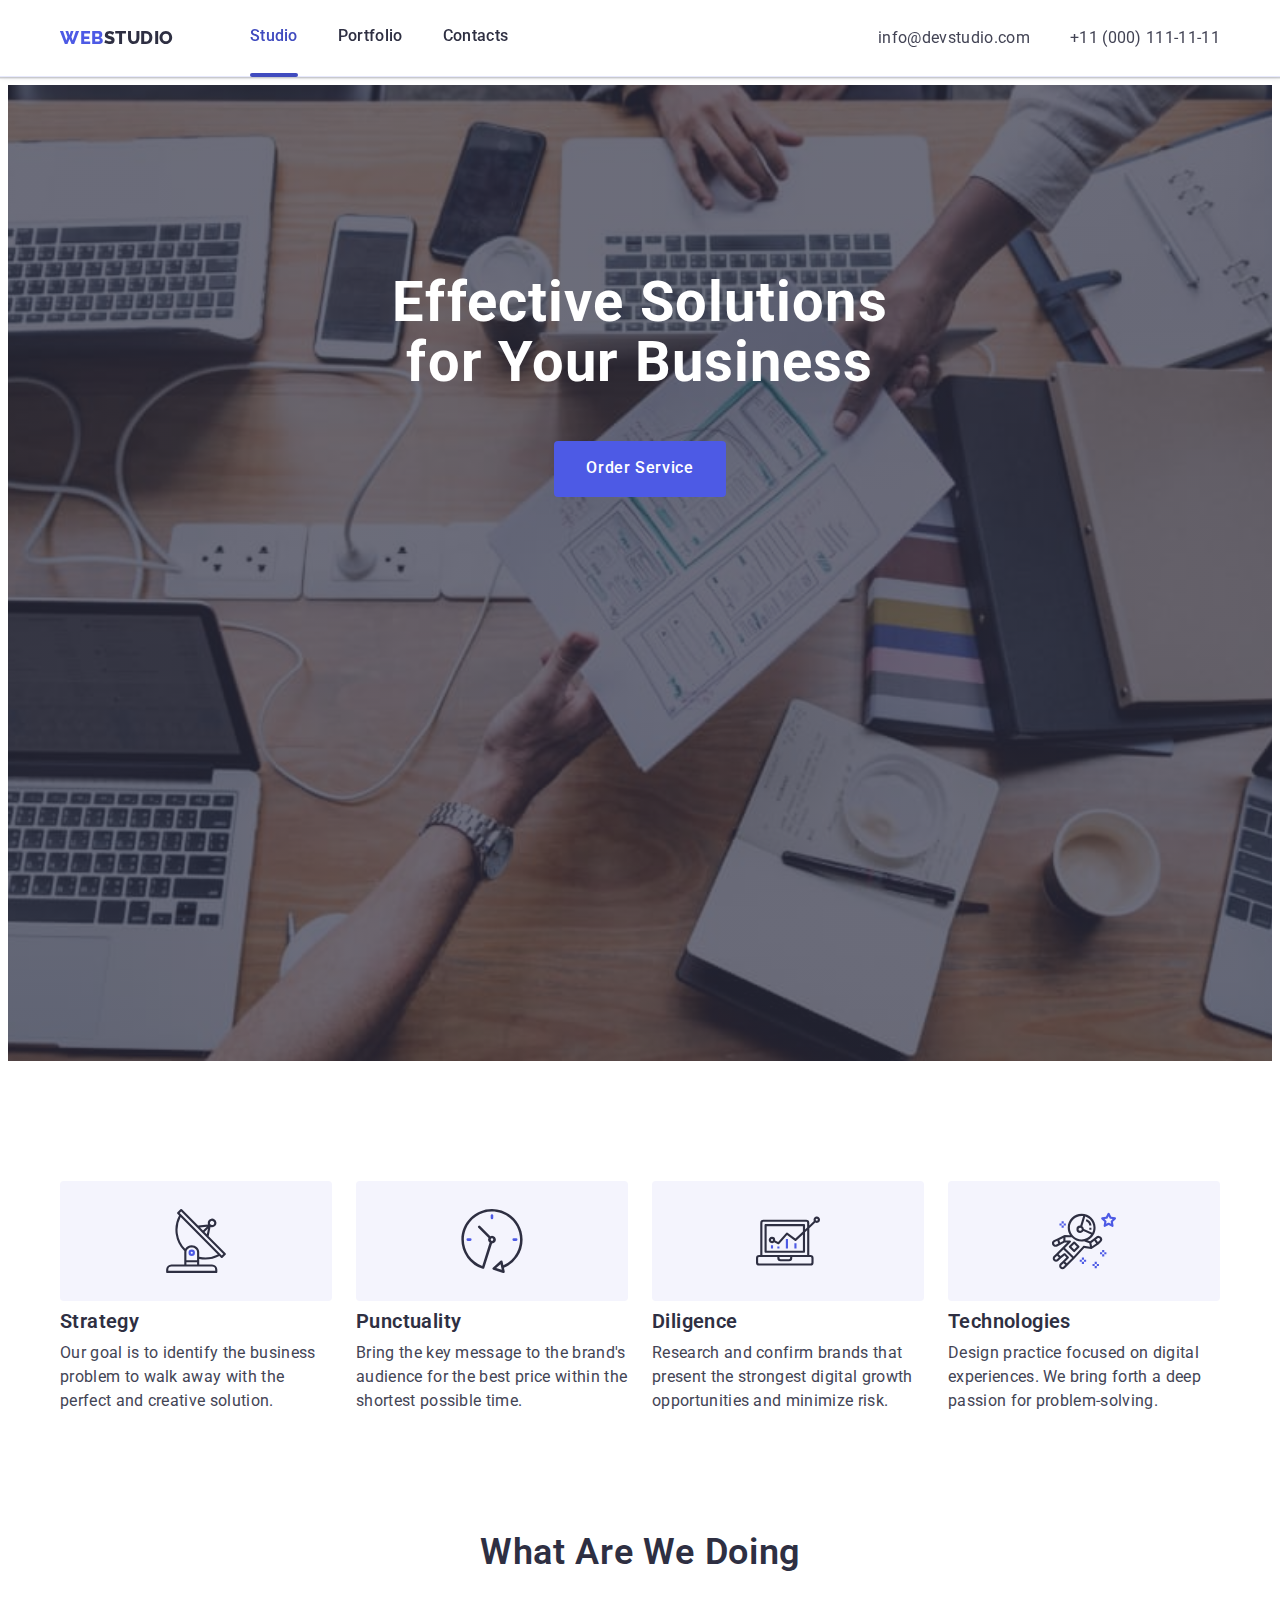
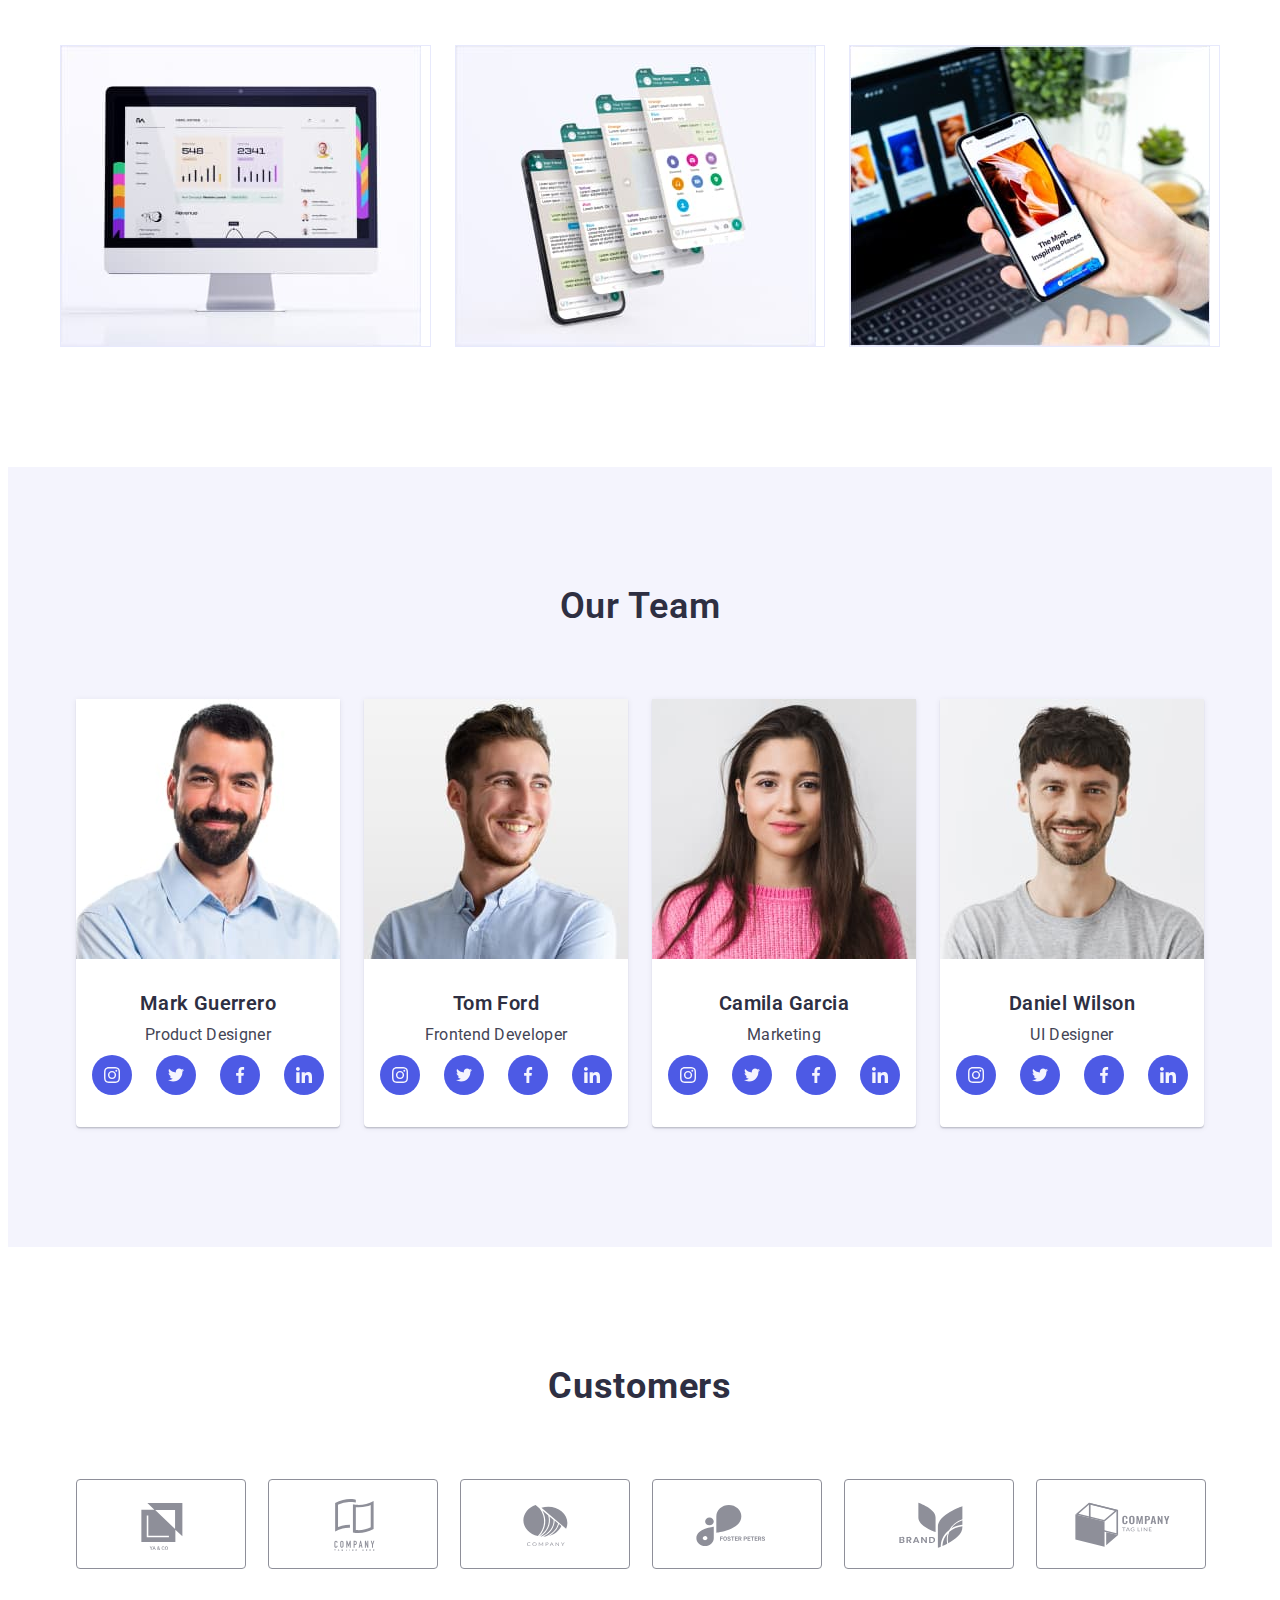
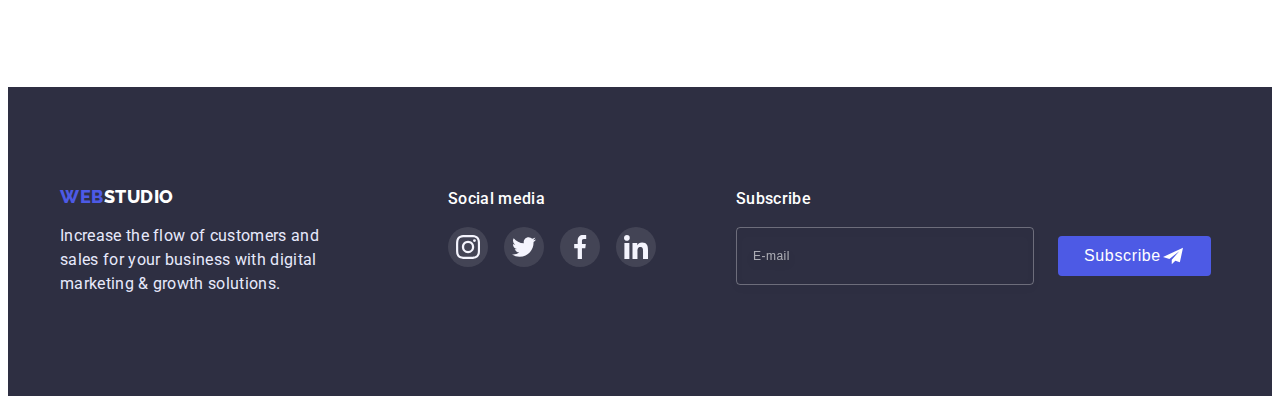
<file: index.html>
<!DOCTYPE html>
<html lang="en">
  <head>
    <meta charset="UTF-8" />
    <meta http-equiv="X-UA-Compatible" content="IE=edge" />
    <meta name="viewport" content="width=device-width, initial-scale=1.0" />
    <title>Web Studio</title>
    <link rel="preconnect" href="https://fonts.googleapis.com" />
    <link rel="preconnect" href="https://fonts.gstatic.com" crossorigin />
    <link
      href="https://fonts.googleapis.com/css2?family=Raleway:wght@800&family=Roboto:wght@400;500;700;900&display=swap"
      rel="stylesheet"
    />
    <link
      rel="stylesheet"
      href="https://cdnjs.cloudflare.com/ajax/libs/modern-normalize/1.1.0/modern-normalize.min.css"
      integrity="sha512-wpPYUAdjBVSE4KJnH1VR1HeZfpl1ub8YT/NKx4PuQ5NmX2tKuGu6U/JRp5y+Y8XG2tV+wKQpNHVUX03MfMFn9Q=="
      crossorigin="anonymous"
      referrerpolicy="no-referrer"
    />
    <link rel="stylesheet" href="./css/styles.css" />
  </head>

  <body>
    <!-- Header -->
    <header class="header">
      <div class="container">
        <nav class="header-navigation">
          <a class="header-logo link" href="./index.html"
            >web<span class="logo-studio">studio</span>
          </a>
          <ul class="header-list list">
            <li class="header-item">
              <a class="header-link link current" href="./index.html">Studio</a>
            </li>
            <li class="header-item">
              <a class="header-link link" href="./portfolio.html">Portfolio</a>
            </li>
            <li class="header-item">
              <a class="header-link link" href="">Contacts</a>
            </li>
          </ul>
        </nav>
        <button type="button" class="header-menu-open" data-menu-open>
          <svg class="header-menu-icon" width="32" height="22">
            <use href="./images/icons.svg#icon-burger"></use>
          </svg>
        </button>
        <address class="header-address">
          <ul class="header-contacts-list list">
            <li class="header-contacts-item">
              <a
                class="header-contacts-link link"
                href="mailto:info@devstudio.com"
                >info@devstudio.com</a
              >
            </li>
            <li class="header-contacts-item">
              <a class="header-contacts-link link" href="tel:+11(000)111-11-11"
                >+11 (000) 111-11-11</a
              >
            </li>
          </ul>
        </address>
      </div>
      <div class="header-mobile-menu" data-menu>
        <div class="mobile-menu-container">
          <button class="mobile-menu-close-btn" data-menu-close>
            <svg class="mobile-menu-close-icon" width="8" height="8">
              <use href="./images/icons.svg#icon-close"></use>
            </svg>
          </button>
          <ul class="mobile-menu-list list">
            <li class="mobile-menu-item">
              <a class="mobile-menu-link link current" href="./index.html"
                >Studio</a
              >
            </li>
            <li class="mobile-menu-item">
              <a class="mobile-menu-link link" href="./portfolio.html"
                >Portfolio</a
              >
            </li>
            <li class="mobile-menu-item">
              <a class="mobile-menu-link link" href="">Contacts</a>
            </li>
          </ul>

         <div class="mobile-menu-footer">
           <address class="mobile-menu-address">
            <ul class="mobile-address-list list">
              <li class="mobile-address-item">
                <a class="mobile-address-tel link" href="tel:+11(000)111-11-11"
                  >+11 (000) 111-11-11</a
                >
              </li>
              <li class="mobile-address-item">
                <a
                  class="mobile-address-mail link"
                  href="mailto:info@devstudio.com"
                  >info@devstudio.com</a
                >
              </li>
            </ul>
          </address>
          <ul class="mobile-soc-list list">
            <li class="mobile-soc-item">
              <a href="" class="mobile-soc-link">
                <svg class="mobile-soc-icon" width="24" height="24">
                  <use href="./images/icons.svg#icon-instagram"></use>
                </svg>
              </a>
            </li>
            <li class="mobile-soc-item">
              <a href="" class="mobile-soc-link">
                <svg class="mobile-soc-icon" width="24" height="24">
                  <use href="./images/icons.svg#icon-twitter"></use>
                </svg>
              </a>
            </li>
            <li class="mobile-soc-item">
              <a href="" class="mobile-soc-link">
                <svg class="mobile-soc-icon" width="24" height="24">
                  <use href="./images/icons.svg#icon-facebook"></use>
                </svg>
              </a>
            </li>
            <li class="mobile-soc-item">
              <a href="" class="mobile-soc-link">
                <svg class="mobile-soc-icon" width="24" height="24">
                  <use href="./images/icons.svg#icon-linkedin"></use>
                </svg>
              </a>
            </li>
          </ul>
         </div>
         
        </div>
      </div>
    </header>
    <!-- Main -->
    <main>
      <!-- Hero -->
      <section class="hero">
        <div class="container">
          <h1 class="hero-title">
            Effective solutions <span class="hero-title-for">for</span> your
            business
          </h1>
          <button data-modal-open type="button" class="hero-btn">
            Order Service
          </button>
        </div>
      </section>
      <!-- Section About -->
      <section class="about">
        <div class="container">
          <h2 class="about-title visually-hidden">About us</h2>
          <ul class="about-list list">
            <li class="about-item icon-antenna">
              <h3 class="about-item-title">Strategy</h3>
              <p class="about-text">
                Our goal is to identify the business problem to walk away with
                the perfect and creative solution.
              </p>
            </li>
            <li class="about-item icon-clock">
              <h3 class="about-item-title">Punctuality</h3>
              <p class="about-text">
                Bring the key message to the brand's audience for the best price
                within the shortest possible time.
              </p>
            </li>
            <li class="about-item icon-diagrama">
              <h3 class="about-item-title">Diligence</h3>
              <p class="about-text">
                Research and confirm brands that present the strongest digital
                growth opportunities and minimize risk.
              </p>
            </li>
            <li class="about-item icon-astronaut">
              <h3 class="about-item-title">Technologies</h3>
              <p class="about-text">
                Design practice focused on digital experiences. We bring forth a
                deep passion for problem-solving.
              </p>
            </li>
          </ul>
        </div>
      </section>
      <!-- Section Example -->
      <section class="example section">
        <div class="container">
          <h2 class="example-title">What are we doing</h2>
          <ul class="example-list list">
            <li class="example-item">
              <img
                srcset="./images/rectangle71@2x.jpg 2x"
                src="./images/rectangle71.jpg"
                alt="example"
                width="360"
              />
            </li>
            <li class="example-item">
              <img
                srcset="./images/rectangle72@2x.jpg 2x"
                src="./images/rectangle72.jpg"
                alt="example"
                width="360"
              />
            </li>
            <li class="example-item">
              <img
                srcset="./images/rectangle73@2x.jpg 2x"
                src="./images/rectangle73.jpg"
                alt="example"
                width="360"
              />
            </li>
          </ul>
        </div>
      </section>
      <!-- Section Team -->
      <section class="team section">
        <div class="container">
          <h2 class="team-title">Our Team</h2>
          <ul class="team-list list">
            <li class="team-item">
              <img
                srcset="./images/mark@2x.jpg 2x"
                src="./images/mark.jpg"
                alt="Mark Guerrero"
                width="264"
              />
              <div class="team-item-info">
                <h3 class="team-item-title">Mark Guerrero</h3>
                <p class="team-text">Product Designer</p>
                <ul class="team-soc-list list">
                  <li class="team-soc-item">
                    <a href="" class="team-soc-link link">
                      <svg class="team-soc-icon" width="16" height="16">
                        <use href="./images/icons.svg#icon-instagram"></use>
                      </svg>
                    </a>
                  </li>
                  <li class="team-soc-item">
                    <a href="" class="team-soc-link link">
                      <svg class="team-soc-icon" width="16" height="16">
                        <use href="./images/icons.svg#icon-twitter"></use>
                      </svg>
                    </a>
                  </li>
                  <li class="team-soc-item">
                    <a href="" class="team-soc-link link">
                      <svg class="team-soc-icon" width="16" height="16">
                        <use href="./images/icons.svg#icon-facebook"></use>
                      </svg>
                    </a>
                  </li>
                  <li class="team-soc-item">
                    <a href="" class="team-soc-link link">
                      <svg class="team-soc-icon" width="16" height="16">
                        <use href="./images/icons.svg#icon-linkedin"></use>
                      </svg>
                    </a>
                  </li>
                </ul>
              </div>
            </li>
            <li class="team-item">
              <img
                srcset="./images/tom@2x.jpg 2x"
                src="./images/tom.jpg"
                alt="Tom Ford"
                width="264"
              />
              <div class="team-item-info">
                <h3 class="team-item-title">Tom Ford</h3>
                <p class="team-text">Frontend Developer</p>
                <ul class="team-soc-list list">
                  <li class="team-soc-item">
                    <a href="" class="team-soc-link link">
                      <svg class="team-soc-icon" width="16" height="16">
                        <use href="./images/icons.svg#icon-instagram"></use>
                      </svg>
                    </a>
                  </li>
                  <li class="team-soc-item">
                    <a href="" class="team-soc-link link">
                      <svg class="team-soc-icon" width="16" height="16">
                        <use href="./images/icons.svg#icon-twitter"></use>
                      </svg>
                    </a>
                  </li>
                  <li class="team-soc-item">
                    <a href="" class="team-soc-link link">
                      <svg class="team-soc-icon" width="16" height="16">
                        <use href="./images/icons.svg#icon-facebook"></use>
                      </svg>
                    </a>
                  </li>
                  <li class="team-soc-item">
                    <a href="" class="team-soc-link link">
                      <svg class="team-soc-icon" width="16" height="16">
                        <use href="./images/icons.svg#icon-linkedin"></use>
                      </svg>
                    </a>
                  </li>
                </ul>
              </div>
            </li>
            <li class="team-item">
              <img
                srcset="./images/camila@2x.jpeg 2x"
                src="./images/camila.jpg"
                alt="Camila Garcia"
                width="264"
              />
              <div class="team-item-info">
                <h3 class="team-item-title">Camila Garcia</h3>
                <p class="team-text">Marketing</p>
                <ul class="team-soc-list list">
                  <li class="team-soc-item">
                    <a href="" class="team-soc-link link">
                      <svg class="team-soc-icon" width="16" height="16">
                        <use href="./images/icons.svg#icon-instagram"></use>
                      </svg>
                    </a>
                  </li>
                  <li class="team-soc-item">
                    <a href="" class="team-soc-link link">
                      <svg class="team-soc-icon" width="16" height="16">
                        <use href="./images/icons.svg#icon-twitter"></use>
                      </svg>
                    </a>
                  </li>
                  <li class="team-soc-item">
                    <a href="" class="team-soc-link link">
                      <svg class="team-soc-icon" width="16" height="16">
                        <use href="./images/icons.svg#icon-facebook"></use>
                      </svg>
                    </a>
                  </li>
                  <li class="team-soc-item">
                    <a href="" class="team-soc-link link">
                      <svg class="team-soc-icon" width="16" height="16">
                        <use href="./images/icons.svg#icon-linkedin"></use>
                      </svg>
                    </a>
                  </li>
                </ul>
              </div>
            </li>
            <li class="team-item">
              <img
                srcset="./images/daniel@2x.jpg 2x"
                src="./images/daniel.jpg"
                alt="Daniel Wilson"
                width="264"
              />
              <div class="team-item-info">
                <h3 class="team-item-title">Daniel Wilson</h3>
                <p class="team-text">UI Designer</p>
                <ul class="team-soc-list list">
                  <li class="team-soc-item">
                    <a href="" class="team-soc-link link">
                      <svg class="team-soc-icon" width="16" height="16">
                        <use href="./images/icons.svg#icon-instagram"></use>
                      </svg>
                    </a>
                  </li>
                  <li class="team-soc-item">
                    <a href="" class="team-soc-link link">
                      <svg class="team-soc-icon" width="16" height="16">
                        <use href="./images/icons.svg#icon-twitter"></use>
                      </svg>
                    </a>
                  </li>
                  <li class="team-soc-item">
                    <a href="" class="team-soc-link link">
                      <svg class="team-soc-icon" width="16" height="16">
                        <use href="./images/icons.svg#icon-facebook"></use>
                      </svg>
                    </a>
                  </li>
                  <li class="team-soc-item">
                    <a href="" class="team-soc-link link">
                      <svg class="team-soc-icon" width="16" height="16">
                        <use href="./images/icons.svg#icon-linkedin"></use>
                      </svg>
                    </a>
                  </li>
                </ul>
              </div>
            </li>
          </ul>
        </div>
      </section>
      <!-- Customers -->
      <section class="customers section">
        <div class="container">
          <h2 class="customers-title">Customers</h2>
          <ul class="customers-list list">
            <li class="costomers-item">
              <a href="" class="custumers-link link">
                <svg class="custumers-icon" width="104" height="56">
                  <use href="./images/icons.svg#icon-client-1"></use>
                </svg>
              </a>
            </li>
            <li class="costomers-item">
              <a href="" class="custumers-link link">
                <svg class="custumers-icon" width="104" height="56">
                  <use href="./images/icons.svg#icon-client-2"></use>
                </svg>
              </a>
            </li>
            <li class="costomers-item">
              <a href="" class="custumers-link link">
                <svg class="custumers-icon" width="104" height="56">
                  <use href="./images/icons.svg#icon-client-3"></use>
                </svg>
              </a>
            </li>
            <li class="costomers-item">
              <a href="" class="custumers-link link">
                <svg class="custumers-icon" width="104" height="56">
                  <use href="./images/icons.svg#icon-client-4"></use>
                </svg>
              </a>
            </li>
            <li class="costomers-item">
              <a href="" class="custumers-link link">
                <svg class="custumers-icon" width="104" height="56">
                  <use href="./images/icons.svg#icon-client-5"></use>
                </svg>
              </a>
            </li>
            <li class="costomers-item">
              <a href="" class="custumers-link link">
                <svg class="custumers-icon" width="104" height="56">
                  <use href="./images/icons.svg#icon-client-6"></use>
                </svg>
              </a>
            </li>
          </ul>
        </div>
      </section>
    </main>
    <!-- Footer -->
    <footer class="footer section">
      <div class="container footer-container">
        <div class="footer-tablet">
          <div class="footer-descriprion">
            <a class="footer-logo link" href="./index.html">
              web<span class="footer-logo-studio">studio</span></a
            >
            <p class="footer-text">
              Increase the flow of customers and sales for your business with
              digital marketing & growth solutions.
            </p>
          </div>
          <div class="footer-media">
            <p class="footer-media-text">Social media</p>
            <ul class="footer-soc-list list">
              <li class="footer-soc-item">
                <a href="" class="footer-soc-link link">
                  <svg class="footer-soc-icon" width="24" height="24">
                    <use href="./images/icons.svg#icon-instagram"></use>
                  </svg>
                </a>
              </li>
              <li class="footer-soc-item">
                <a href="" class="footer-soc-link link">
                  <svg class="footer-soc-icon" width="24" height="24">
                    <use href="./images/icons.svg#icon-twitter"></use>
                  </svg>
                </a>
              </li>
              <li class="footer-soc-item">
                <a href="" class="footer-soc-link link">
                  <svg class="footer-soc-icon" width="24" height="24">
                    <use href="./images/icons.svg#icon-facebook"></use>
                  </svg>
                </a>
              </li>
              <li class="footer-soc-item">
                <a href="" class="footer-soc-link link">
                  <svg class="footer-soc-icon" width="24" height="24">
                    <use href="./images/icons.svg#icon-linkedin"></use>
                  </svg>
                </a>
              </li>
            </ul>
          </div>
        </div>

        <div class="footer-subscribe">
          <p class="footer-media-text">Subscribe</p>
          <form class="footer-form">
            <label class="footer-field">
              <input
                type="email"
                class="footer-input"
                name="mail"
                placeholder="E-mail"
              />
            </label>
            <button class="footer-button" type="submit">
              Subscribe
              <svg class="" width="24" height="20">
                <use href="./images/icons.svg#icon-send"></use>
              </svg>
            </button>
          </form>
        </div>
      </div>
    </footer>

    <div class="backdrop is-hidden" data-modal>
      <div class="modal">
        <button data-modal-close class="modal-close">
          <svg class="modal-close-icon" width="8" height="8">
            <use href="./images/icons.svg#icon-close"></use>
          </svg>
        </button>
        <p class="modal-title">Leave your contacts and we will call you back</p>

        <form class="form" autocomplete="off">
          <label class="form-field">
            <span class="form-label">Name</span>
            <div class="form-input-icon">
              <input type="text" class="form-input" name="name" />
              <svg class="form-icon" width="18" height="18">
                <use href="./images/icons.svg#icon-user"></use>
              </svg>
            </div>
          </label>

          <label class="form-field">
            <span class="form-label">Phone</span>
            <div class="form-input-icon">
              <input type="tel" class="form-input" name="tel" />
              <svg class="form-icon" width="18" height="24">
                <use href="./images/icons.svg#icon-phone"></use>
              </svg>
            </div>
          </label>

          <label class="form-field">
            <span class="form-label">Email</span>
            <div class="form-input-icon">
              <input type="email" class="form-input" name="mail" />
              <svg class="form-icon" width="18" height="24">
                <use href="./images/icons.svg#icon-email"></use>
              </svg>
            </div>
          </label>

          <label class="form-field">
            <span class="form-label">Comment</span>
            <textarea name="feedback" placeholder="Text input"></textarea>
          </label>

          <label class="form-field">
            <input class="form-checkbox" type="checkbox" name="policy" />
            <span class="form-checkbox-icon">
              <svg class="form-checkbox-svg" width="10" height="8">
                <use href="./images/icons.svg#icon-click"></use>
              </svg>
            </span>
            <span class="form-checkbox-label"
              >I accept the terms and conditions of the
              <a class="form-checkbox-link" href="">Privacy Policy</a></span
            >
          </label>
          <button class="form-button" type="submit">Send</button>
        </form>
      </div>
    </div>

    <script src="./js/modal.js"></script>
    <script src="./js/mobile-menu.js"></script>
    <script>
      const { height: pageHeaderHeight } = document
        .querySelector(".header")
        .getBoundingClientRect();

      document.body.style.paddingTop = `${pageHeaderHeight}px`;
    </script>
  </body>
</html>
</file>
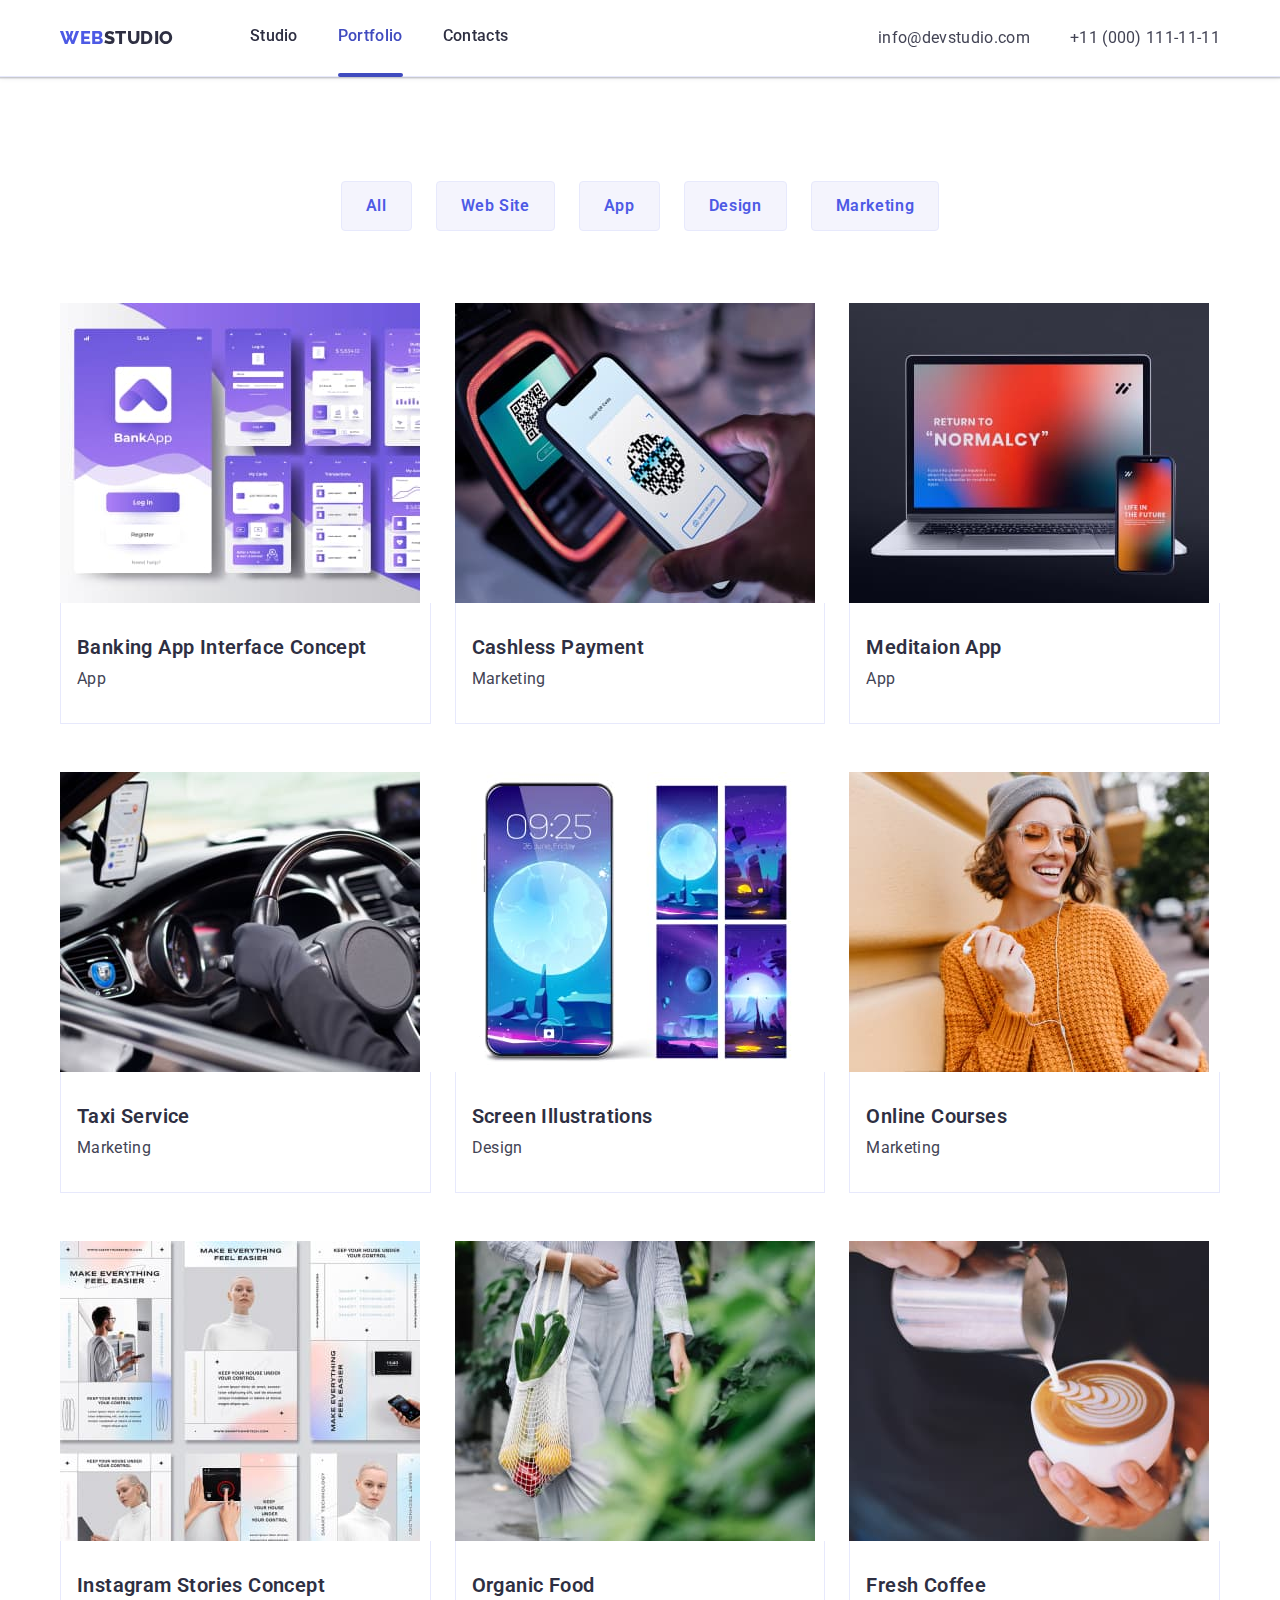
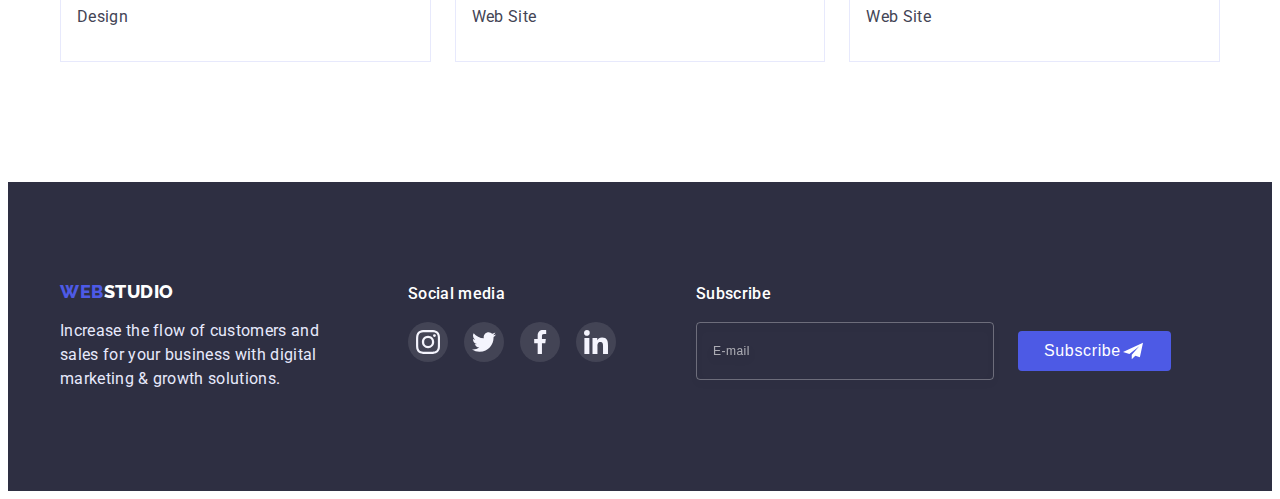
<file: portfolio.html>
<!DOCTYPE html>
<html lang="en">
  <head>
    <meta charset="UTF-8" />
    <meta http-equiv="X-UA-Compatible" content="IE=edge" />
    <meta name="viewport" content="width=device-width, initial-scale=1.0" />
    <title>Web Studio</title>
    <link rel="preconnect" href="https://fonts.googleapis.com" />
    <link rel="preconnect" href="https://fonts.gstatic.com" crossorigin />
    <link
      href="https://fonts.googleapis.com/css2?family=Raleway:wght@800&family=Roboto:wght@400;500;700;900&display=swap"
      rel="stylesheet"
    />
    <link
      rel="stylesheet"
      href="https://cdnjs.cloudflare.com/ajax/libs/modern-normalize/1.1.0/modern-normalize.min.css"
      integrity="sha512-wpPYUAdjBVSE4KJnH1VR1HeZfpl1ub8YT/NKx4PuQ5NmX2tKuGu6U/JRp5y+Y8XG2tV+wKQpNHVUX03MfMFn9Q=="
      crossorigin="anonymous"
      referrerpolicy="no-referrer"
    />
    <link rel="stylesheet" href="./css/styles.css" />
  </head>
  <body>
    <!-- Header -->
    <header class="header">
      <div class="container">
        <nav class="header-navigation">
          <a class="header-logo link" href="./index.html"
            >web<span class="logo-studio">studio</span>
          </a>
          <ul class="header-list list">
            <li class="header-item">
              <a class="header-link link" href="./index.html">Studio</a>
            </li>
            <li class="header-item">
              <a class="header-link link current" href="./portfolio.html"
                >Portfolio</a
              >
            </li>
            <li class="header-item">
              <a class="header-link link" href="">Contacts</a>
            </li>
          </ul>
        </nav>
        <address>
          <ul class="header-contacts-list list">
            <li class="header-contacts-item">
              <a
                class="header-contacts-link link"
                href="mailto:info@devstudio.com"
                >info@devstudio.com</a
              >
            </li>
            <li class="header-contacts-item">
              <a class="header-contacts-link link" href="tel:+11(000)111-11-11"
                >+11 (000) 111-11-11</a
              >
            </li>
          </ul>
        </address>
      </div>
    </header>
    <!-- Main -->
    <main>
      <!-- Section portfolio -->
      <section class="portfolio">
        <div class="container">
          <h1 class="visually-hidden">Portfolio Web Studio</h1>
          <ul class="portfolio-btn-list list">
            <li class="portfolio-btn-item">
              <button type="button" class="portfolio-btn">All</button>
            </li>
            <li class="portfolio-btn-item">
              <button type="button" class="portfolio-btn">Web Site</button>
            </li>
            <li class="portfolio-btn-item">
              <button type="button" class="portfolio-btn">App</button>
            </li>
            <li class="portfolio-btn-item">
              <button type="button" class="portfolio-btn">Design</button>
            </li>
            <li class="portfolio-btn-item">
              <button type="button" class="portfolio-btn">Marketing</button>
            </li>
          </ul>
          <ul class="portfolio-example-list list">
            <li class="portfolio-example-item">
              <a href="" class="portfolio-example-link link">
                <div class="portfolio-thumb">
                  <img
                    src="./images/portfolio-example-1.jpeg"
                    width="360"
                    alt="Banking App"
                  />
                  <div class="portfolio-overlay">
                    <p class="portfolio-overlay-text">
                      14 Stylish and User-Friendly App Design Concepts · Task
                      Manager App · Calorie Tracker App · Exotic Fruit Ecommerce
                      App · Cloud Storage App
                    </p>
                  </div>
                </div>
                <div class="portfolio-example-info">
                  <h2 class="portfolio-example-title">
                    Banking App Interface Concept
                  </h2>
                  <p class="portfolio-category">App</p>
                </div>
              </a>
            </li>
            <li class="portfolio-example-item">
              <a href="" class="portfolio-example-link link">
                <div class="portfolio-thumb">
                  <img
                    src="./images/portfolio-example-2.jpeg"
                    width="360"
                    alt="Banking App"
                  />
                  <div class="portfolio-overlay">
                    <p class="portfolio-overlay-text">
                      14 Stylish and User-Friendly App Design Concepts · Task
                      Manager App · Calorie Tracker App · Exotic Fruit Ecommerce
                      App · Cloud Storage App
                    </p>
                  </div>
                </div>
                <div class="portfolio-example-info">
                  <h2 class="portfolio-example-title">Cashless Payment</h2>
                  <p class="portfolio-category">Marketing</p>
                </div>
              </a>
            </li>
            <li class="portfolio-example-item">
              <a href="" class="portfolio-example-link link">
                <div class="portfolio-thumb">
                  <img
                    src="./images/portfolio-example-3.jpeg"
                    width="360"
                    alt="Banking App"
                  />
                  <div class="portfolio-overlay">
                    <p class="portfolio-overlay-text">
                      14 Stylish and User-Friendly App Design Concepts · Task
                      Manager App · Calorie Tracker App · Exotic Fruit Ecommerce
                      App · Cloud Storage App
                    </p>
                  </div>
                </div>
                <div class="portfolio-example-info">
                  <h2 class="portfolio-example-title">Meditaion App</h2>
                  <p class="portfolio-category">App</p>
                </div>
              </a>
            </li>
            <li class="portfolio-example-item">
              <a href="" class="portfolio-example-link link">
                <div class="portfolio-thumb">
                  <img
                    src="./images/portfolio-example-4.jpeg"
                    width="360"
                    alt="Banking App"
                  />
                  <div class="portfolio-overlay">
                    <p class="portfolio-overlay-text">
                      14 Stylish and User-Friendly App Design Concepts · Task
                      Manager App · Calorie Tracker App · Exotic Fruit Ecommerce
                      App · Cloud Storage App
                    </p>
                  </div>
                </div>
                <div class="portfolio-example-info">
                  <h2 class="portfolio-example-title">Taxi Service</h2>
                  <p class="portfolio-category">Marketing</p>
                </div>
              </a>
            </li>
            <li class="portfolio-example-item">
              <a href="" class="portfolio-example-link link">
                <div class="portfolio-thumb">
                  <img
                    src="./images/portfolio-example-5.jpeg"
                    width="360"
                    alt="Banking App"
                  />
                  <div class="portfolio-overlay">
                    <p class="portfolio-overlay-text">
                      14 Stylish and User-Friendly App Design Concepts · Task
                      Manager App · Calorie Tracker App · Exotic Fruit Ecommerce
                      App · Cloud Storage App
                    </p>
                  </div>
                </div>
                <div class="portfolio-example-info">
                  <h2 class="portfolio-example-title">Screen Illustrations</h2>
                  <p class="portfolio-category">Design</p>
                </div>
              </a>
            </li>
            <li class="portfolio-example-item">
              <a href="" class="portfolio-example-link link">
                <div class="portfolio-thumb">
                  <img
                    src="./images/portfolio-example-6.jpeg"
                    width="360"
                    alt="Banking App"
                  />
                  <div class="portfolio-overlay">
                    <p class="portfolio-overlay-text">
                      14 Stylish and User-Friendly App Design Concepts · Task
                      Manager App · Calorie Tracker App · Exotic Fruit Ecommerce
                      App · Cloud Storage App
                    </p>
                  </div>
                </div>
                <div class="portfolio-example-info">
                  <h2 class="portfolio-example-title">Online Courses</h2>
                  <p class="portfolio-category">Marketing</p>
                </div>
              </a>
            </li>
            <li class="portfolio-example-item">
              <a href="" class="portfolio-example-link link">
                <div class="portfolio-thumb">
                  <img
                    src="./images/portfolio-example-7.jpeg"
                    width="360"
                    alt="Banking App"
                  />
                  <div class="portfolio-overlay">
                    <p class="portfolio-overlay-text">
                      14 Stylish and User-Friendly App Design Concepts · Task
                      Manager App · Calorie Tracker App · Exotic Fruit Ecommerce
                      App · Cloud Storage App
                    </p>
                  </div>
                </div>
                <div class="portfolio-example-info">
                  <h2 class="portfolio-example-title">
                    Instagram Stories Concept
                  </h2>
                  <p class="portfolio-category">Design</p>
                </div>
              </a>
            </li>
            <li class="portfolio-example-item">
              <a href="" class="portfolio-example-link link">
                <div class="portfolio-thumb">
                  <img
                    src="./images/portfolio-example-8.jpeg"
                    width="360"
                    alt="Banking App"
                  />
                  <div class="portfolio-overlay">
                    <p class="portfolio-overlay-text">
                      14 Stylish and User-Friendly App Design Concepts · Task
                      Manager App · Calorie Tracker App · Exotic Fruit Ecommerce
                      App · Cloud Storage App
                    </p>
                  </div>
                </div>
                <div class="portfolio-example-info">
                  <h2 class="portfolio-example-title">Organic Food</h2>
                  <p class="portfolio-category">Web Site</p>
                </div>
              </a>
            </li>
            <li class="portfolio-example-item">
              <a href="" class="portfolio-example-link link">
                <div class="portfolio-thumb">
                  <img
                    src="./images/portfolio-example-9.jpeg"
                    width="360"
                    alt="Banking App"
                  />
                  <div class="portfolio-overlay">
                    <p class="portfolio-overlay-text">
                      14 Stylish and User-Friendly App Design Concepts · Task
                      Manager App · Calorie Tracker App · Exotic Fruit Ecommerce
                      App · Cloud Storage App
                    </p>
                  </div>
                </div>
                <div class="portfolio-example-info">
                  <h2 class="portfolio-example-title">Fresh Coffee</h2>
                  <p class="portfolio-category">Web Site</p>
                </div>
              </a>
            </li>
          </ul>
        </div>
      </section>
    </main>
    <!-- Footer -->
    <footer class="footer">
      <div class="container">
        <div class="footer-descriprion">
          <a class="footer-logo link" href="./index.html">
            web<span class="footer-logo-studio">studio</span></a
          >
          <p class="footer-text">
            Increase the flow of customers and sales for your business with
            digital marketing & growth solutions.
          </p>
        </div>
        <div class="footer-media">
          <p class="footer-media-text">Social media</p>
          <ul class="footer-soc-list list">
            <li class="footer-soc-item">
              <a href="" class="footer-soc-link link">
                <svg class="footer-soc-icon" width="24" height="24">
                  <use href="./images/icons.svg#icon-instagram"></use>
                </svg>
              </a>
            </li>
            <li class="footer-soc-item">
              <a href="" class="footer-soc-link link">
                <svg class="footer-soc-icon" width="24" height="24">
                  <use href="./images/icons.svg#icon-twitter"></use>
                </svg>
              </a>
            </li>
            <li class="footer-soc-item">
              <a href="" class="footer-soc-link link">
                <svg class="footer-soc-icon" width="24" height="24">
                  <use href="./images/icons.svg#icon-facebook"></use>
                </svg>
              </a>
            </li>
            <li class="footer-soc-item">
              <a href="" class="footer-soc-link link">
                <svg class="footer-soc-icon" width="24" height="24">
                  <use href="./images/icons.svg#icon-linkedin"></use>
                </svg>
              </a>
            </li>
          </ul>
        </div>

        <div class="footer-subscribe">
          <p class="footer-media-text">Subscribe</p>
          <form class="footer-form">
            <label class="footer-field">
              <input
                type="email"
                class="footer-input"
                name="mail"
                placeholder="E-mail"
              />
            </label>
            <button class="footer-button" type="submit">
              Subscribe
              <svg class="" width="24" height="20">
                <use href="./images/icons.svg#icon-send"></use>
              </svg>
            </button>
          </form>
        </div>
      </div>
    </footer>
    <script>
      const { height: pageHeaderHeight } = document
        .querySelector(".header")
        .getBoundingClientRect();

      document.body.style.paddingTop = `${pageHeaderHeight}px`;
    </script>
  </body>
</html>
</file>
<file: css/styles.css>
:root {
  --background-white-color: #ffffff;
  --body-text-color: #434455;
  --primary-color: #4d5ae5;
  --dark-color: #2e2f42;
  --accent-color: #e7e9fc;
  --light-background-color: #f4f4fd;
  --text-white-color: #ffffff;
  --button-avtive-color: #404bbf;
  --bg-gradient: linear-gradient(rgba(46, 47, 66, 0.7), rgba(46, 47, 66, 0.7));
  --timing-fn: cubic-bezier(0.4, 0, 0.2, 1);
}

p,
h1,
h2,
h3,
h4,
h5,
h6 {
  margin: 0;
}
ul,
ol {
  margin: 0;
  padding-left: 0;
}

img {
  display: block;
  max-width: 100%;
  height: auto;
}

body {
  font-family: "Roboto", sans-serif;
  background-color: var(--background-white-color);
  color: var(--body-text-color);
}

.list {
  list-style: none;
}

.link {
  text-decoration: none;
}

textarea {
  resize: none;
  margin: 0;
  padding: 0;
}

.visually-hidden {
  position: absolute;
  width: 1px;
  height: 1px;
  margin: -1px;
  border: 0;
  padding: 0;
  white-space: nowrap;
  clip-path: inset(100%);
  clip: rect(0 0 0 0);
  overflow: hidden;
}

.container {
  padding-left: 16px;
  padding-right: 16px;
  margin-left: auto;
  margin-right: auto;
}

@media screen and (min-width: 428px) {
  .container {
    width: 428px;
  }
}

@media screen and (min-width: 768px) {
  .container {
    width: 768px;
  }
}

@media screen and (min-width: 1200px) {
  .container {
    width: 1160px;
  }
}
.section {
  padding-top: 120px;
  padding-bottom: 120px;
}
@media screen and (max-width: 1199px) {
  .section {
    padding-top: 96px;
    padding-bottom: 96px;
  }
}
/*----- Header ----- */
.header {
  position: fixed;
  width: 100%;
  top: 0;
  left: 0;

  border-bottom: 1px solid #e7e9fc;
  box-shadow: 0px 2px 1px rgba(46, 47, 66, 0.08),
    0px 1px 1px rgba(46, 47, 66, 0.16), 0px 1px 6px rgba(46, 47, 66, 0.08);
  background-color: var(--background-white-color);
}
.header > .container {
  display: flex;
  align-items: center;
}
.header-logo {
  font-family: "Raleway", sans-serif;
  font-weight: 800;
  font-size: 18px;
  line-height: 1.33;
  align-items: center;
  letter-spacing: 0.03em;
  text-transform: uppercase;
  color: var(--primary-color);
}
.logo-studio {
  color: var(--dark-color);
}
@media screen and (max-width: 767px) {
  .header {
    padding-top: 24px;
    padding-bottom: 24px;
  }
  .header > .container {
    justify-content: space-between;
  }
  .header-list {
    display: none;
  }
  .header-address {
    display: none;
  }
  .header-mobile-menu {
    position: fixed;
    width: 100%;
    height: 100%;

    top: 0;
    left: 0;
    background-color: var(--background-white-color);

    opacity: 0;
    visibility: hidden;
    pointer-events: none;
  }
  .mobile-menu-container {
    display: flex;
    flex-direction: column;
    padding: 40px 40px;
    position: relative;
    height: 100%;
  }
  .mobile-menu-close-btn {
    display: flex;
    align-items: center;
    justify-content: center;

    width: 24px;
    height: 24px;
    margin-left: auto;
    margin-bottom: 16px;

    background: #e7e9fc;
    border: 1px solid rgba(0, 0, 0, 0.1);
    border-radius: 50%;
    cursor: pointer;
  }
  .mobile-menu-list {
  }
  .mobile-menu-item {
    margin-bottom: 40px;
  }
  .mobile-menu-item:last-child {
    margin-bottom: 0;
  }
  .mobile-menu-link {
    font-weight: 700;
    font-size: 36px;
    line-height: 1.11;
    letter-spacing: 0.02em;
    text-transform: capitalize;
    color: var(--dark-color);
  }
  .header-menu-open {
    background-color: transparent;
    border: none;
    padding: 0;
    line-height: 0;
    cursor: pointer;
  }
  .header-mobile-menu.is-open {
    opacity: 1;
    visibility: visible;
    pointer-events: auto;
  }
  .mobile-menu-footer {
    margin-top: auto;
  }
  .mobile-menu-address {
  }
  .mobile-address-item {
    margin-bottom: 40px;
  }
  .mobile-address-item:last-child {
    margin-bottom: 48px;
  }
  .mobile-address-tel {
    font-style: normal;
    font-weight: 600;
    font-size: 36px;
    line-height: 1.11;
    text-transform: capitalize;
    color: var(--primary-color);
  }
  .mobile-address-mail {
    font-style: normal;
    font-weight: 500;
    font-size: 20px;
    line-height: 1.2;
    letter-spacing: 0.02em;
    color: var(--body-text-color);
  }
  .mobile-soc-list {
    display: flex;
    align-items: center;
    gap: 56px;
  }
  .mobile-soc-item {
    width: 40px;
    height: 40px;
  }
  .mobile-soc-link {
    width: 100%;
    height: 100%;

    display: flex;
    align-items: center;
    justify-content: center;

    border-radius: 50%;
    background-color: var(--primary-color);
    fill: var(--light-background-color);
  }
}
@media screen and (min-width: 768px) {
  .header-menu-open {
    display: none;
  }
  .header-mobile-menu {
    display: none;
  }
  .header-navigation {
    display: flex;
    align-items: center;
    margin-right: auto;
  }
  .header-logo {
    margin-right: 123px;
  }
  .header-list {
    display: flex;
    gap: 40px;
  }
  .header-link {
    position: relative;
    display: block;
    padding-bottom: 28px;
    padding-top: 24px;
    font-weight: 500;
    font-size: 16px;
    line-height: 1.5;
    letter-spacing: 0.02em;
    color: var(--dark-color);

    transition: color 250ms var(--timing-fn);
  }
  .header-link:hover,
  .header-link:focus {
    color: var(--button-avtive-color);
  }
  .header-link.current::after {
    content: "";
    display: block;

    position: absolute;
    left: 0;
    bottom: -1px;

    width: 100%;
    height: 4px;
    border-radius: 2px;
    background-color: var(--button-avtive-color);
  }
  .header-contacts-link {
    font-style: normal;
    font-size: 12px;
    line-height: 1.33;
    letter-spacing: 0.04em;
    color: var(--body-text-color);

    transition: color 250ms var(--timing-fn);
  }
  .header-contacts-link:hover,
  .header-contacts-link:focus {
    color: var(--primary-color);
  }
}
@media screen and (min-width: 1200px) {
  .header-logo {
    margin-right: 76px;
  }
  .header-contacts-list {
    display: flex;
    align-items: center;
    gap: 40px;
  }
  .header-contacts-link {
    font-style: normal;
    font-size: 12px;
    font-size: 16px;
    line-height: 1.5;
    letter-spacing: 0.02em;
    color: var(--body-text-color);

    transition: color 250ms var(--timing-fn);
  }
}
.current {
  color: var(--button-avtive-color);
}
/*-------------- Hero ------------- */
.hero {
  padding-top: 112px;
  padding-bottom: 112px;
  max-width: 428px;
  margin-left: auto;
  margin-right: auto;

  text-align: center;

  background-color: var(--dark-color);
  background-image: var(--bg-gradient), url("../images/image_bg_mobile.jpg");
  background-repeat: no-repeat;
  background-position: center;
  background-size: cover;
}
.hero-title {
  max-width: 320px;
  margin-right: auto;
  margin-left: auto;

  font-weight: 700;
  font-size: 36px;
  line-height: 1.11;
  letter-spacing: 0.02em;
  text-transform: capitalize;
  color: var(--text-white-color);
}
.hero-btn {
  min-width: 169px;
  height: 56px;

  margin-top: 88px;
  padding: 16px 32px;

  font-family: inherit;
  font-weight: 500;
  font-size: 16px;
  line-height: 1.18;
  letter-spacing: 0.04em;
  color: var(--text-white-color);
  background: var(--primary-color);
  border-radius: 4px;
  border: none;
  cursor: pointer;

  transition: background-color 250ms var(--timing-fn),
    box-shadow 250ms var(--timing-fn);
}
.hero-btn:hover,
.hero-btn:focus {
  background-color: var(--button-avtive-color);
  box-shadow: 0px 4px 4px rgba(0, 0, 0, 0.15);
}
@media screen and (min-device-pixel-ratio: 2) and (max-width: 767px),
  screen and (min-resolution: 192dpi) and (max-width: 767px),
  screen and (min-resolution: 2dppx) and (max-width: 767px) {
  .hero {
    background-image: var(--bg-gradient),
      url("../images/image_bg_mobile@2x.jpg");
  }
}
@media screen and (min-width: 768px) {
  .hero {
    height: 436px;
    max-width: 768px;
    padding-bottom: 108px;
    background-image: var(--bg-gradient), url("../images/image_bg_tablet.jpg");
  }
  .hero-title {
    max-width: 496px;
    font-size: 56px;
    line-height: 1.07;
  }
  .hero-title-for {
    text-transform: lowercase;
  }
  .hero-btn {
    margin-top: 40px;
  }
}
@media screen and (min-device-pixel-ratio: 2) and (min-width: 768px),
  screen and (min-resolution: 192dpi) and (min-width: 768px),
  screen and (min-resolution: 2dppx) and (min-width: 768px) {
  .hero {
    background-image: var(--bg-gradient),
      url("../images/image_bg_tablet@2x.jpg");
  }
}
@media screen and (min-width: 1200px) {
  .hero {
    padding-top: 188px;
    padding-bottom: 188px;

    background-color: var(--dark-color);
    background-image: var(--bg-gradient), url("../images/image_bg.jpg");

    height: 600px;
    max-width: 1440px;
  }
  .hero-btn {
    margin-top: 48px;
  }
}
@media screen and (min-device-pixel-ratio: 2) and (min-width: 1200px),
  screen and (min-resolution: 192dpi) and (min-width: 1200px),
  screen and (min-resolution: 2dppx) and (min-width: 1200px) {
  .hero {
    background-image: var(--bg-gradient), url("../images/image_bg@2x.jpg");
  }
}
/*------------ Section About-----------*/
.about {
  padding-top: 96px;
  padding-bottom: 96px;
}
.about-item-title {
  margin-bottom: 8px;

  font-weight: 700;
  font-size: 36px;
  line-height: 1.11;
  text-align: center;
  letter-spacing: 0.02em;
  text-transform: capitalize;
  color: var(--dark-color);
}
.about-text {
  font-weight: 500;
  font-size: 16px;
  line-height: 1.5;
  letter-spacing: 0.02em;
  color: var(--body-text-color);
}
.about-item {
  margin-bottom: 72px;
}
.about-item:last-child {
  margin-bottom: 0;
}
@media screen and (min-width: 768px) {
  .about-list {
    display: flex;
    flex-wrap: wrap;

    row-gap: 72px;
    column-gap: 24px;
  }
  .about-item {
    margin-bottom: 0;
  }
  .about-item-title {
    text-align: left;
  }
}
@media screen and (min-width: 768px) and (max-width: 1199px) {
  .about-text {
    max-width: 356px;
  }
}
@media screen and (min-width: 1200px) {
  .about {
    padding-top: 120px;
    padding-bottom: 0;
  }
  .about-list {
    display: flex;
    gap: 24px;
  }
  .about-item {
    flex-basis: calc((100% - 72px) / 4);
  }
  .about-item-title {
    font-weight: 600;
    font-size: 20px;
    line-height: 1.2;
  }
  .about-text {
    font-weight: 400;
    font-size: 16px;
  }
  .about-item::before {
    display: block;
    content: "";
    height: 120px;
    border-radius: 4px;
    background-size: 64px;
    background-repeat: no-repeat;
    background-position: center;
    background-color: var(--light-background-color);

    margin-bottom: 8px;
  }

  .icon-antenna::before {
    background-image: url(../images/icon-antenna.svg);
  }

  .icon-clock::before {
    background-image: url(../images/icon-clock.svg);
  }

  .icon-diagrama::before {
    background-image: url(../images/icon-diagrama.svg);
  }

  .icon-astronaut::before {
    background-image: url(../images/icon-astronaut.svg);
  }
}
/*----------- Section Example ---------*/
.example {
  display: none;
}
@media screen and (min-width: 1200px) {
  .example {
    display: block;
  }
  .example-title {
    font-weight: 600;
    font-size: 36px;
    line-height: 1.11;
    text-align: center;
    letter-spacing: 0.02em;
    text-transform: capitalize;
    color: var(--dark-color);

    margin-bottom: 72px;
  }
  .example-list {
    display: flex;
    gap: 24px;
  }
  .example-item {
    flex-basis: calc((100% - 48px) / 3);
    border: 1px solid #e7e9fc;
  }
}
/*------------- Section Team -----------*/
.team {
  background: var(--light-background-color);
}
.team-title {
  font-weight: 600;
  font-size: 36px;
  line-height: 1.11;
  text-align: center;
  letter-spacing: 0.02em;
  text-transform: capitalize;
  color: var(--dark-color);

  margin-bottom: 72px;
}
.team-list {
  display: flex;
  flex-direction: column;
  align-items: center;
  gap: 72px;
}
.team-item {
  background: var(--background-white-color);
  box-shadow: 0px 1px 6px rgba(46, 47, 66, 0.08),
    0px 1px 1px rgba(46, 47, 66, 0.16), 0px 2px 1px rgba(46, 47, 66, 0.08);
  border-radius: 0px 0px 4px 4px;
}
.team-item-title {
  font-weight: 600;
  font-size: 20px;
  line-height: 1.2;
  text-align: center;
  letter-spacing: 0.02em;
  color: var(--dark-color);

  margin-bottom: 8px;
}
.team-item-info {
  padding-top: 32px;
  padding-bottom: 32px;
}
.team-text {
  font-size: 16px;
  line-height: 1.5;
  text-align: center;
  letter-spacing: 0.02em;
  color: var(--body-text-color);

  margin-bottom: 8px;
}
.team-soc-list {
  display: flex;
  justify-content: center;
  gap: 24px;
}
.team-soc-item {
  width: 40px;
  height: 40px;
}
.team-soc-link {
  width: 100%;
  height: 100%;

  background-color: var(--primary-color);
  border-radius: 50%;
  display: flex;
  align-items: center;
  justify-content: center;
  fill: var(--light-background-color);

  transition: background-color 250ms var(--timing-fn);
}

.team-soc-link:hover,
.team-soc-link:focus {
  background-color: var(--button-avtive-color);
}

@media screen and (min-width: 768px) {
  .team-list {
    display: flex;
    justify-content: center;
    flex-wrap: wrap;
    flex-direction: row;
    row-gap: 64px;
    column-gap: 24px;
  }
}
/* --------------- Customers -------------- */
.customers-title {
  font-weight: 700;
  font-size: 36px;
  line-height: 1.11;
  text-align: center;
  letter-spacing: 0.02em;
  color: var(--dark-color);

  margin-bottom: 72px;
}
.customers-list {
  display: flex;
  flex-wrap: wrap;
  justify-content: center;
  row-gap: 72px;
  column-gap: 16px;
}
.costomers-item {
  width: calc((100% - 16px) / 2);
  height: 88px;
}
.custumers-link {
  width: 100%;
  height: 100%;
  border: 1px solid #8e8f99;
  border-radius: 4px;
  display: flex;
  justify-content: center;
  align-items: center;
  fill: #8e8f99;

  transition: background-color 250ms var(--timing-fn),
    fill 250ms var(--timing-fn);
}

.custumers-link:hover,
.custumers-link:focus {
  border-color: var(--button-avtive-color);
  fill: var(--button-avtive-color);
}
@media screen and (min-width: 768px) {
  .costomers-item {
    width: 168px;
  }
  .customers-list {
    column-gap: 24px;
  }
}
/*---------------- Footer ----------------*/
.footer {
  background: var(--dark-color);
}
.footer > .container {
  text-align: center;
}
.footer-descriprion {
  margin-bottom: 72px;
}
.footer-media {
  margin-bottom: 72px;
}
.footer-logo {
  font-family: "Raleway";
  font-style: normal;
  font-weight: 800;
  font-size: 18px;
  line-height: 1.16;
  letter-spacing: 0.03em;
  text-transform: uppercase;
  color: var(--primary-color);
}
.footer-logo-studio {
  color: var(--background-white-color);
}
.footer-text {
  max-width: 268px;
  margin-top: 16px;
  margin-right: auto;
  margin-left: auto;

  text-align: left;
  font-size: 16px;
  line-height: 1.5;
  letter-spacing: 0.02em;
  color: var(--accent-color);
}
.footer-media-text {
  font-weight: 500;
  font-size: 16px;
  line-height: 1.5;
  letter-spacing: 0.02em;
  color: #ffffff;

  margin-bottom: 16px;
}
.footer-soc-list {
  display: flex;
  align-items: center;
  justify-content: center;
  gap: 16px;
}
.footer-soc-item {
  width: 40px;
  height: 40px;
}
.footer-soc-link {
  width: 100%;
  height: 100%;

  display: flex;
  align-items: center;
  justify-content: center;
  background-color: rgba(255, 255, 255, 0.1);
  border-radius: 50%;

  fill: var(--light-background-color);
  transition: background-color 250ms var(--timing-fn);
}

.footer-soc-link:hover,
.footer-soc-link:focus {
  background-color: #31d0aa;
}
.footer-subscribe {
}
.footer-form {
}
.footer-field {
}
.footer-input {
  width: 100%;
  height: 40px;
  padding: 8px 16px;
  margin-bottom: 16px;

  font-size: 12px;
  line-height: 2;
  letter-spacing: 0.04em;
  color: rgba(255, 255, 255, 0.6);

  background-color: transparent;
  border: 1px solid rgba(255, 255, 255, 0.3);
  filter: drop-shadow(0px 4px 4px rgba(0, 0, 0, 0.15));
  border-radius: 4px;
}
.footer-input::placeholder {
  font-size: 12px;
  line-height: 2;
  letter-spacing: 0.04em;
  color: rgba(255, 255, 255, 0.6);
}
.footer-field input:focus-within {
  outline: none;
  border: 1px solid var(--primary-color);
  filter: drop-shadow(0px 4px 4px rgba(0, 0, 0, 0.15));
}
.footer-label {
}
.footer-button {
  display: flex;
  align-items: center;
  justify-content: space-between;
  max-width: 165px;
  height: 40px;
  padding: 8px 24px;

  margin-right: auto;
  margin-left: auto;

  font-weight: 500;
  font-size: 16px;
  line-height: 1.5;
  letter-spacing: 0.04em;
  color: var(--background-white-color);
  fill: var(--background-white-color);

  background: var(--primary-color);
  border-radius: 4px;
  border-color: transparent;
  cursor: pointer;
}
@media screen and (min-width: 768px) {
  .footer > .container {
    text-align: left;
  }
  .footer-tablet {
    display: flex;
    gap: 24px;
  }
  .footer-input {
    width: 264px;
  }
  .footer-input {
    margin-bottom: 0;
  }
  .footer-button {
    margin-left: 0;
  }
}
@media screen and (min-width: 768px) and (max-width: 1199px) {
  .footer-container {
    width: 584px;
    margin: 0 auto;
  }
  .footer-form {
    display: flex;
    gap: 24px;
  }
}
@media screen and (min-width: 1200px) {
  .footer {
    padding-top: 100px;
    padding-bottom: 100px;
  }
  .footer > .container {
    display: flex;
    gap: 80px;
  }
  .footer-tablet {
    display: flex;
    gap: 120px;
  }
  .footer-form {
    display: flex;
    align-items: center;
    gap: 24px;
  }
  .footer-descriprion {
    margin-bottom: 0;
  }
  .footer-media {
    margin-bottom: 0;
  }
}
/*------------ Portfolio -----------------*/
.portfolio {
  padding-top: 96px;
  padding-bottom: 120px;
}
.portfolio-title {
}
.portfolio-btn-list {
  display: flex;
  gap: 24px;
  justify-content: center;
}
.portfolio-btn-item {
}
.portfolio-btn {
  font-family: inherit;
  font-weight: 600;
  font-size: 16px;
  line-height: 1.5;
  align-items: center;
  text-align: center;
  letter-spacing: 0.04em;
  color: var(--primary-color);
  background-color: var(--light-background-color);
  cursor: pointer;

  border-radius: 4px;
  border: 1px solid #e7e9fc;
  padding: 12px 24px;

  transition: background-color 250ms var(--timing-fn),
    color 250ms var(--timing-fn), box-shadow 250ms var(--timing-fn),
    border 250ms var(--timing-fn);
}
.portfolio-btn:active,
.portfolio-btn:hover,
.portfolio-btn:focus {
  background-color: var(--primary-color);
  color: var(--text-white-color);
  box-shadow: 0px 3px 1px rgba(0, 0, 0, 0.1), 0px 2px 1px rgba(0, 0, 0, 0.08),
    0px 2px 2px rgba(0, 0, 0, 0.12);
  border: 1px solid var(--primary-color);
}
.portfolio-example-list {
  margin-top: 72px;
  display: flex;
  flex-wrap: wrap;
  row-gap: 48px;
  column-gap: 24px;
}
.portfolio-example-item {
  flex-basis: calc((100% - 48px) / 3);
}
.portfolio-example-link {
  display: block;
  transition: box-shadow 250ms var(--timing-fn);
}
.portfolio-example-info {
  padding-top: 32px;
  padding-bottom: 32px;
  padding-left: 16px;
  padding-right: 16px;

  border: 1px solid #e7e9fc;
  border-top: none;
}
.portfolio-example-title {
  font-weight: 600;
  font-size: 20px;
  line-height: 1.2;
  letter-spacing: 0.02em;
  color: var(--dark-color);
}
.portfolio-category {
  margin-top: 8px;
  font-size: 16px;
  line-height: 1.5;
  letter-spacing: 0.02em;
  color: var(--body-text-color);
}
.portfolio-example-link:hover,
.portfolio-example-link:focus {
  box-shadow: 0px 1px 6px rgba(46, 47, 66, 0.08),
    0px 1px 1px rgba(46, 47, 66, 0.16), 0px 2px 1px rgba(46, 47, 66, 0.08);
}
.portfolio-thumb {
  position: relative;
  overflow: hidden;
  z-index: -1;
}
.portfolio-overlay {
  position: absolute;
  top: 0;
  left: 0;
  width: 100%;
  height: 100%;
  background-color: var(--primary-color);

  transform: translateY(100%);
  padding: 40px 32px;

  transition: transform 250ms var(--timing-fn);
}
.portfolio-overlay-text {
  font-size: 16px;
  line-height: 1.5;
  letter-spacing: 0.02em;
  color: var(--light-background-color);
}

.portfolio-example-link:hover .portfolio-overlay,
.portfolio-example-link:focus .portfolio-overlay {
  transform: translateY(0);
}

/*--- Modal Backdrop ---*/

.backdrop {
  position: fixed;
  top: 0;
  left: 0;
  width: 100%;
  height: 100%;
  background-color: rgba(46, 47, 66, 0.4);

  opacity: 1;

  transition: opacity 250ms var(--timing-fn);
}

.backdrop.is-hidden {
  opacity: 0;
  pointer-events: none;
}

.modal {
  position: absolute;
  top: 50%;
  left: 50%;
  height: 584px;
  width: 408px;
  padding: 24px;

  background-color: #fcfcfc;
  box-shadow: 0px 1px 1px rgba(0, 0, 0, 0.14), 0px 1px 3px rgba(0, 0, 0, 0.12),
    0px 2px 1px rgba(0, 0, 0, 0.2);
  border-radius: 4px;

  transform: translate(-50%, -50%) scale(1);

  transition: transform 250ms var(--timing-fn);
}

.backdrop.is-hidden .modal {
  transform: translate(-50%, -50%) scale(1.1);
}

.modal-close {
  display: flex;
  align-items: center;
  justify-content: center;

  width: 24px;
  height: 24px;
  margin-left: auto;
  margin-bottom: 24px;

  border-radius: 50%;
  background: var(--accent-color);
  border: 1px solid rgba(0, 0, 0, 0.1);
  cursor: pointer;

  transition: background-color 250ms var(--timing-fn),
    fill 250ms var(--timing-fn);
}

.modal-close:focus {
  background-color: var(--button-avtive-color);
  fill: var(--background-white-color);
}

.modal-title {
  font-weight: 500;
  font-size: 16px;
  line-height: 1.6;
  text-align: center;
  letter-spacing: 0.02em;
  color: var(--dark-color);

  margin-bottom: 14px;
}

/*--- Form input modal---*/

.form {
}

.form-field {
  display: flex;
  flex-direction: column;
  margin-bottom: 8px;
}

.form-field:nth-last-child(3) {
  margin-bottom: 16px;
}

.form-field:nth-last-child(2) {
  display: flex;
  align-items: center;
  flex-direction: row;
  gap: 8px;
  margin-bottom: 24px;
}

.form-label {
  display: inline-block;
  font-size: 12px;
  line-height: 1.16;
  letter-spacing: 0.04em;
  color: #8e8f99;

  margin-bottom: 4px;
}

.form-input-icon {
  position: relative;
}
.form-input {
  width: 100%;
  height: 40px;
  padding-left: 38px;
  padding-top: 8px;
  padding-bottom: 8px;

  border: 1px solid rgba(33, 33, 33, 0.2);
  border-radius: 4px;
}

.form-icon {
  position: absolute;
  top: 50%;
  left: 16px;
  transform: translateY(-50%);
  fill: var(--dark-color);
}

.form-input-icon:focus-within > .form-icon {
  fill: var(--primary-color);
}

.form-input-icon:focus-within > .form-input {
  outline: none;
  border-color: var(--primary-color);
}
.form-field:focus-within > textarea {
  outline: none;
  border-color: var(--primary-color);
}

.form-field textarea {
  padding: 8px 16px;
  border: 1px solid rgba(33, 33, 33, 0.2);
  border-radius: 4px;
  width: 100%;
  height: 120px;
  overflow: hidden;
}

.form-field textarea::placeholder {
  font-size: 12px;
  line-height: 1.33;
  letter-spacing: 0.04em;
  color: rgba(117, 117, 117, 0.5);
}

.form-checkbox {
  position: absolute;
  width: 1px;
  height: 1px;
  margin: -1px;
  border: 0;
  padding: 0;
  clip: rect(0 0 0 0);
  overflow: hidden;
}
.form-checkbox-icon {
  position: relative;
  display: flex;
  align-items: center;
  justify-content: center;

  width: 16px;
  height: 16px;

  border: 1.25px solid #2e2f42;
  border-radius: 2px;
}

.form-checkbox-svg {
  fill: var(--light-background-color);
  opacity: 0;
}

.form-checkbox:checked + .form-checkbox-icon {
  background-color: var(--button-avtive-color);
  border-color: var(--button-avtive-color);
  background-origin: border-box;
}
.form-checkbox:checked + .form-checkbox-icon .form-checkbox-svg {
  opacity: 1;
  fill: var(--light-background-color);
}

.form-checkbox-label {
  font-size: 12px;
  line-height: 1.33;
  letter-spacing: 0.04em;
  color: #757575;
}
.form-checkbox-link {
  color: var(--primary-color);
}
.form-button {
  display: block;
  margin-right: auto;
  margin-left: auto;
  width: 169px;
  height: 56px;
  padding: 16px 32px;

  font-weight: 500;
  font-size: 16px;
  line-height: 1.5;
  letter-spacing: 0.04em;
  color: #ffffff;
  background-color: var(--primary-color);
  box-shadow: 0px 4px 4px rgba(0, 0, 0, 0.15);
  border-radius: 4px;
  border-color: transparent;
}
</file>
